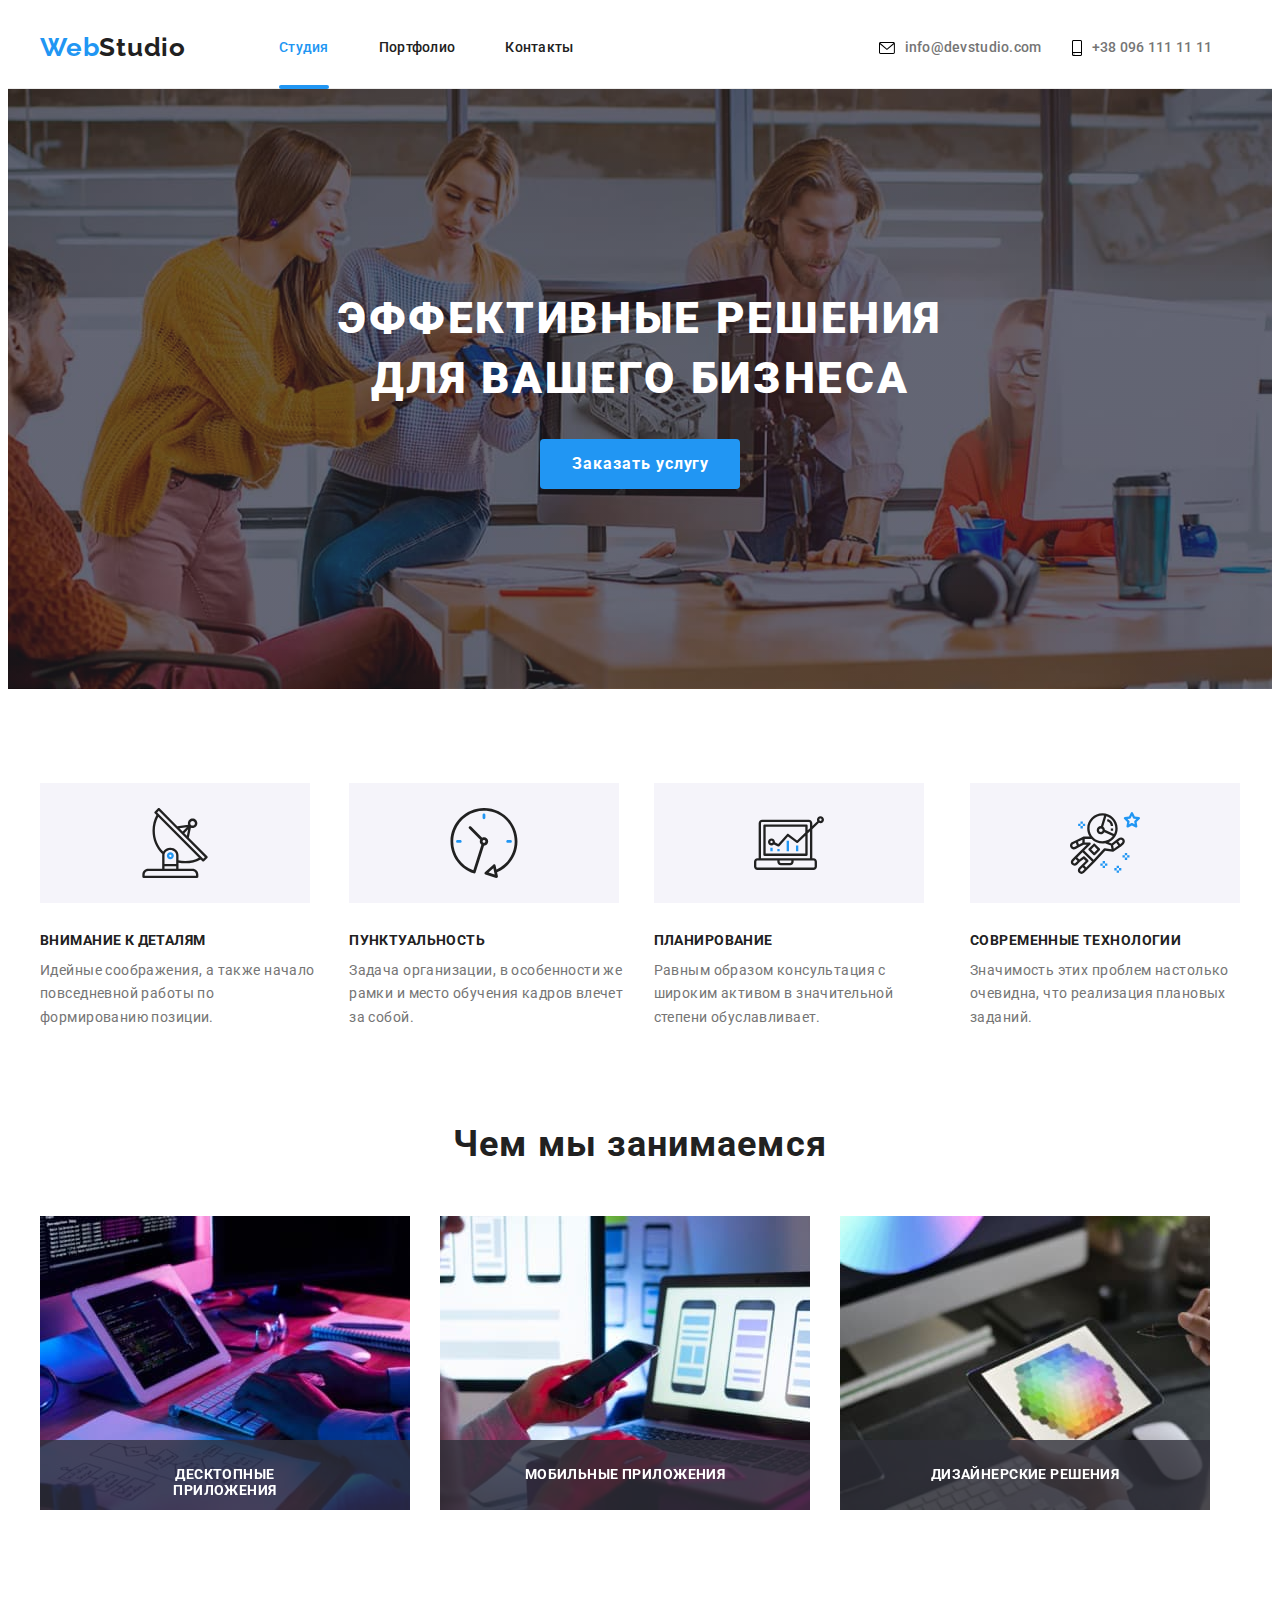
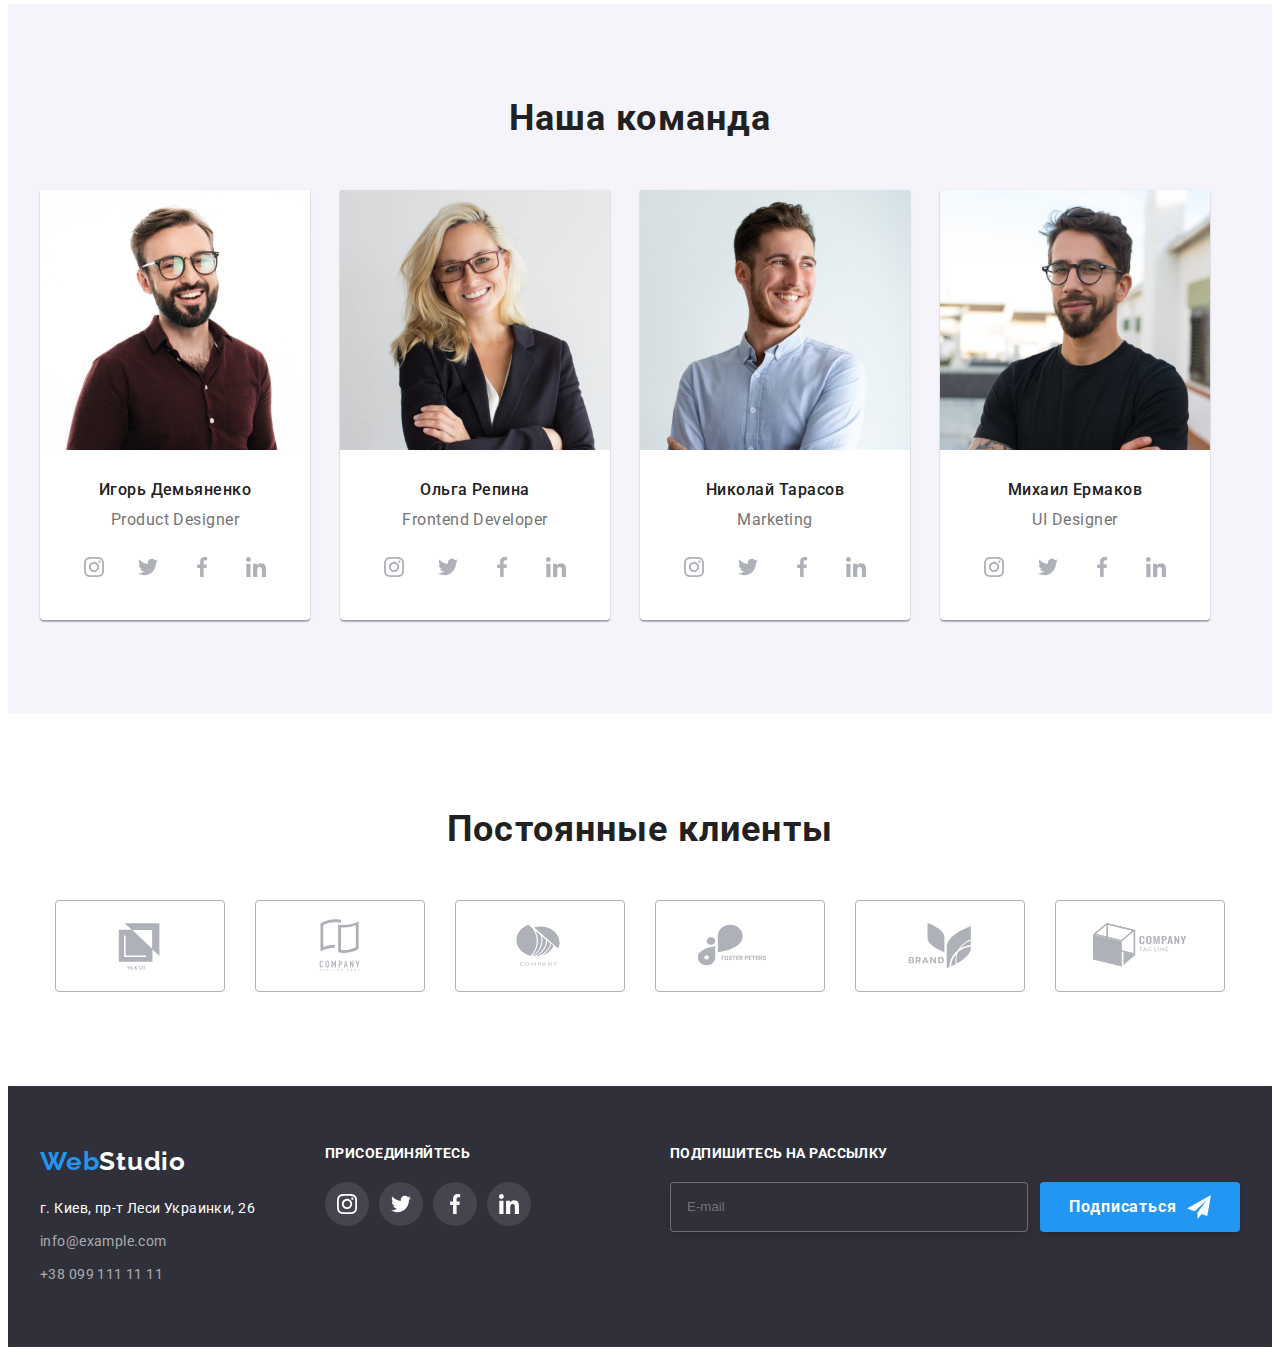
<file: index.html>
<!DOCTYPE html>
<html lang="ru">
  <head>
    <meta charset="UTF-8" />
    <meta http-equiv="X-UA-Compatible" content="IE=edge" />
    <meta name="viewport" content="width=device-width, initial-scale=1.0" />
    <title>WebStudio</title>
    <link rel="preconnect" href="https://fonts.googleapis.com" />
    <link rel="preconnect" href="https://fonts.gstatic.com" crossorigin />
    <link
      href="https://fonts.googleapis.com/css2?family=Raleway:wght@700&family=Roboto:wght@400;500;700;900&display=swap"
      rel="stylesheet"
    />
    <link
      rel="stylesheet"
      href="https://cdnjs.cloudflare.com/ajax/libs/modern-normalize/1.1.0/modern-normalize.min.css"
      integrity="sha512-wpPYUAdjBVSE4KJnH1VR1HeZfpl1ub8YT/NKx4PuQ5NmX2tKuGu6U/JRp5y+Y8XG2tV+wKQpNHVUX03MfMFn9Q=="
      crossorigin="anonymous"
      referrerpolicy="no-referrer"
    />
    <link rel="stylesheet" href="css/styles.css" />
  </head>

  <body>
    <!-- #header-->
    <header class="header2">
      <div class="container container-flax">
        <nav class="header-nav">
          <a class="header-logo" href="./index.html"
            ><span class="header-logo-web">Web</span>Studio</a
          >

          <ul class="header-list1 list">
            <li class="header-item">
              <a href="" class="header-link link active">Студия</a>
            </li>
            <li class="header-item">
              <a href="./portfolio.html" class="header-link link">Портфолио</a>
            </li>
            <li class="header-item">
              <a href="" class="header-link link">Контакты</a>
            </li>
          </ul>
        </nav>

        <ul class="header-list2 list">
          <li class="header-items header-item2 link">
            <a class="header-adres link" href=""
              ><svg class="header-soc-icon" width="16" height="12">
                <use
                  href="./images/symbol-defs2.svg#icon-envelope-1"
                ></use></svg
              >info@devstudio.com</a
            >
          </li>

          <li class="header-items-adres">
            <a class="header-tel link" href="tel:+380961111111">
              <svg class="header-soc-icon" width="10" height="16">
                <use
                  href="./images/symbol-defs2.svg#icon-smartphone-1"
                ></use></svg
              >+38 096 111 11 11</a
            >
          </li>
        </ul>
      </div>
    </header>
    <main>
      <!-- sectio 1 -->
      <section class="hero">
        <div class="container">
          <h1 class="hero-title">Эффективные решения для вашего бизнеса</h1>
          <button data-modal-open type="button" class="hero-btn btn">
            Заказать услугу
          </button>
          <div class="backdrop is-hidden" data-modal>
            <div class="modal">
              <button data-modal-close class="hero-close">
                <svg class="hero-soc-icon" width="30" height="30">
                  <use href="./images/symbol-defs5.svg#icon-modal-1"></use>
                </svg>
              </button>
              <p class="modal-title">Оставьте свои данные, мы вам перезвоним</p>
              <form class="modal-forms">
                <div class="modal-form">
                  <label class="input-text" for="user-name">Имя</label>
                  <div class="input-wrap">
                    <input
                      type="text"
                      name="user-name"
                      class="modal-input"
                      minlength="2"
                      id="user-name"
                    />
                    <svg class="input-icon" width="18" height="18">
                      <use href="./images/symbol-defs6.svg#icon-person"></use>
                    </svg>
                  </div>
                </div>

                <div class="modal-form">
                  <label class="input-text" for="numer-tel">Телефон</label>
                  <div class="input-wrap">
                    <input
                      type="tel"
                      name="numer-tel"
                      class="modal-input"
                      id="numer-tel"
                    />
                    <svg class="input-icon" width="18" height="18">
                      <use href="./images/symbol-defs6.svg#icon-phone"></use>
                    </svg>
                  </div>
                </div>

                <div class="modal-form">
                  <label class="input-text" for="user-email">Почта</label>
                  <div class="input-wrap">
                    <input
                      type="email"
                      name="user-email"
                      class="modal-input"
                      id="user-email"
                    />
                    <svg class="input-icon" width="18" height="18">
                      <use href="./images/symbol-defs6.svg#icon-email"></use>
                    </svg>
                  </div>
                </div>
                <div class="modal-form2">
                  <label class="input-text1" for="user-coment"
                    >Комментарий</label
                  >
                  <textarea
                    placeholder="Введите текст"
                    name="user-coment"
                    class="modal-text"
                    id="user-coment"
                  ></textarea>
                </div>
                <div class="modal-form1">
                  <input
                    type="checkbox"
                    class="modal-check visually-hidden"
                    id="modal-check"
                    name="privacy-check"
                  />
                  <label for="modal-check" class="modal-lable">
                    <span class="modal-span">
                      <svg class="icon-check" width="13" height="10">
                        <use href="./images/symbol-defs8.svg#icon-check2"></use>
                      </svg>
                    </span>
                    Соглашаюсь с рассылкой и принимаю
                    <a href="" class="modal-text-span">Условия договора</a>
                  </label>
                </div>

                <button type="submit" class="modal-btn btn">Отправить</button>
              </form>
            </div>
          </div>
        </div>
      </section>
      <!-- sectio 2 -->
      <section class="about">
        <div class="container">
          <h2 class="about-title title visually-hidden">особенности</h2>

          <ul class="about-list list">
            <li class="about-item">
              <p class="about-soc-link link">
                <svg class="about-soc-icon" width="70" height="70">
                  <use href="./images/symbol-defs3.svg#icon-antenna"></use>
                </svg>
              </p>
              <h3 class="about-title-text">Внимание к деталям</h3>
              <p class="about-item-text">
                Идейные соображения, а также начало повседневной работы по
                формированию позиции.
              </p>
            </li>
            <li class="about-item">
              <p class="about-soc-link link">
                <svg class="about-soc-icon" width="70" height="70">
                  <use href="./images/symbol-defs3.svg#icon-clock"></use>
                </svg>
              </p>
              <h3 class="about-title-text">Пунктуальность</h3>
              <p class="about-item-text">
                Задача организации, в особенности же рамки и место обучения
                кадров влечет за собой.
              </p>
            </li>
            <li class="about-item">
              <p class="about-soc-link link">
                <svg class="about-soc-icon" width="70" height="70">
                  <use href="./images/symbol-defs3.svg#icon-diagram"></use>
                </svg>
              </p>
              <h3 class="about-title-text">Планирование</h3>
              <p class="about-item-text">
                Равным образом консультация с широким активом в значительной
                степени обуславливает.
              </p>
            </li>
            <li class="about-item">
              <p class="about-soc-link link">
                <svg class="about-soc-icon" width="70" height="70">
                  <use href="./images/symbol-defs3.svg#icon-astronaut"></use>
                </svg>
              </p>
              <h3 class="about-title-text">Современные технологии</h3>
              <p class="about-item-text">
                Значимость этих проблем настолько очевидна, что реализация
                плановых заданий.
              </p>
            </li>
          </ul>
        </div>
      </section>
      <!-- sectio 3 -->
      <section class="prices">
        <div class="container">
          <h2 class="prices-title">Чем мы занимаемся</h2>
          <ul class="prices-list list">
            <li class="prices-item">
              <div class="prices-text">
                <p class="prices-item-text">Десктопные приложения</p>
              </div>
              <img
                src="./images/img(1)(1).jpg"
                alt="создания сайта"
                width="370"
                height="294"
              />
            </li>

            <li class="prices-item">
              <div class="prices-text">
                <p class="prices-item-text">Мобильные приложения</p>
              </div>
              <img
                src="./images/img(2)(1).jpg"
                alt="внешний вид сайта"
                width="370"
                height="294"
              />
            </li>

            <li class="prices-item">
              <div class="prices-text">
                <p class="prices-item-text">Дизайнерские решения</p>
              </div>
              <img
                src="./images/img(3)(1).jpg"
                alt="подбор цетов"
                width="370"
                height="294"
              />
            </li>
          </ul>
        </div>
      </section>
      <!-- sectio 4 -->
      <section class="command">
        <div class="container">
          <h2 class="command-title">Наша команда</h2>
          <ul class="command-list list">
            <li class="command-item">
              <img
                class="command-img"
                src="./images/img(4)(1).jpg"
                alt="Product Designer"
                width="270"
                height="260"
              />
              <div class="command-title-item">
                <h3 class="command-title-text">Игорь Демьяненко</h3>
                <p class="command-item-text" lang="en">Product Designer</p>
                <ul class="command-soc-list list">
                  <li class="command-item-soc">
                    <a href="" class="command-soc-link link">
                      <svg class="command-soc-icon" width="20" height="20">
                        <use
                          href="./images/symbol-defs.svg#icon-instagram"
                        ></use>
                      </svg>
                    </a>
                  </li>
                  <li class="command-item-soc">
                    <a href="" class="command-soc-link link">
                      <svg class="command-soc-icon" width="20" height="20">
                        <use href="./images/symbol-defs.svg#icon-twitter"></use>
                      </svg>
                    </a>
                  </li>
                  <li class="command-item-soc">
                    <a href="" class="command-soc-link link">
                      <svg class="command-soc-icon" width="20" height="20">
                        <use
                          href="./images/symbol-defs.svg#icon-facebook"
                        ></use>
                      </svg>
                    </a>
                  </li>
                  <li class="command-item-soc">
                    <a href="" class="command-soc-link link">
                      <svg class="command-soc-icon" width="20" height="20">
                        <use
                          href="./images/symbol-defs.svg#icon-linkedin"
                        ></use>
                      </svg>
                    </a>
                  </li>
                </ul>
              </div>
            </li>
            <li class="command-item">
              <img
                class="command-img"
                src="./images/img(5)(1).jpg"
                alt="Frontend Developer"
                width="270"
                height="260"
              />
              <div class="command-title-item">
                <h3 class="command-title-text">Ольга Репина</h3>
                <p class="command-item-text" lang="en">Frontend Developer</p>
                <ul class="command-soc-list list">
                  <li class="command-item-soc">
                    <a href="" class="command-soc-link link">
                      <svg class="command-soc-icon" width="20" height="20">
                        <use
                          href="./images/symbol-defs.svg#icon-instagram"
                        ></use>
                      </svg>
                    </a>
                  </li>
                  <li class="command-item-soc">
                    <a href="" class="command-soc-link link">
                      <svg class="command-soc-icon" width="20" height="20">
                        <use href="./images/symbol-defs.svg#icon-twitter"></use>
                      </svg>
                    </a>
                  </li>
                  <li class="command-item-soc">
                    <a href="" class="command-soc-link link">
                      <svg class="command-soc-icon" width="20" height="20">
                        <use
                          href="./images/symbol-defs.svg#icon-facebook"
                        ></use>
                      </svg>
                    </a>
                  </li>
                  <li class="command-item-soc">
                    <a href="" class="command-soc-link link">
                      <svg class="command-soc-icon" width="20" height="20">
                        <use
                          href="./images/symbol-defs.svg#icon-linkedin"
                        ></use>
                      </svg>
                    </a>
                  </li>
                </ul>
              </div>
            </li>
            <li class="command-item">
              <img
                class="command-img"
                src="./images/img(6)(1).jpg"
                alt="Marketing"
                width="270"
                height="260"
              />
              <div class="command-title-item">
                <h3 class="command-title-text">Николай Тарасов</h3>
                <p class="command-item-text" lang="en">Marketing</p>
                <ul class="command-soc-list list">
                  <li class="command-item-soc">
                    <a href="" class="command-soc-link link">
                      <svg class="command-soc-icon" width="20" height="20">
                        <use
                          href="./images/symbol-defs.svg#icon-instagram"
                        ></use>
                      </svg>
                    </a>
                  </li>
                  <li class="command-item-soc">
                    <a href="" class="command-soc-link link">
                      <svg class="command-soc-icon" width="20" height="20">
                        <use href="./images/symbol-defs.svg#icon-twitter"></use>
                      </svg>
                    </a>
                  </li>
                  <li class="command-item-soc">
                    <a href="" class="command-soc-link link">
                      <svg class="command-soc-icon" width="20" height="20">
                        <use
                          href="./images/symbol-defs.svg#icon-facebook"
                        ></use>
                      </svg>
                    </a>
                  </li>
                  <li class="command-item-soc">
                    <a href="" class="command-soc-link link">
                      <svg class="command-soc-icon" width="20" height="20">
                        <use
                          href="./images/symbol-defs.svg#icon-linkedin"
                        ></use>
                      </svg>
                    </a>
                  </li>
                </ul>
              </div>
            </li>
            <li class="command-item">
              <img
                class="command-img"
                src="./images/img(7)(1).jpg"
                alt="UI Designerr"
                width="270"
                height="260"
              />
              <div class="command-title-item">
                <h3 class="command-title-text">Михаил Ермаков</h3>
                <p class="command-item-text" lang="en">UI Designer</p>
                <ul class="command-soc-list list">
                  <li class="command-item-soc">
                    <a href="" class="command-soc-link link">
                      <svg class="command-soc-icon" width="20" height="20">
                        <use
                          href="./images/symbol-defs.svg#icon-instagram"
                        ></use>
                      </svg>
                    </a>
                  </li>
                  <li class="command-item-soc">
                    <a href="" class="command-soc-link link">
                      <svg class="command-soc-icon" width="20" height="20">
                        <use href="./images/symbol-defs.svg#icon-twitter"></use>
                      </svg>
                    </a>
                  </li>
                  <li class="command-item-soc">
                    <a href="" class="command-soc-link link">
                      <svg class="command-soc-icon" width="20" height="20">
                        <use
                          href="./images/symbol-defs.svg#icon-facebook"
                        ></use>
                      </svg>
                    </a>
                  </li>
                  <li class="command-item-soc">
                    <a href="" class="command-soc-link link">
                      <svg class="command-soc-icon" width="20" height="20">
                        <use
                          href="./images/symbol-defs.svg#icon-linkedin"
                        ></use>
                      </svg>
                    </a>
                  </li>
                </ul>
              </div>
            </li>
          </ul>
        </div>
      </section>

      <!-- section 5 -->
      <section class="customer">
        <div class="container">
          <h2 class="customer-title">Постоянные клиенты</h2>
          <ul class="customer-list list">
            <li class="customer-soc-item">
              <a href="" class="customer-soc-link link">
                <svg class="customer-soc-icon" width="106" height="60">
                  <use href="./images/symbol-defs4.svg#icon-Logo1"></use>
                </svg>
              </a>
            </li>
            <li class="customer-soc-item">
              <a href="" class="customer-soc-link link">
                <svg class="customer-soc-icon" width="106" height="60">
                  <use href="./images/symbol-defs4.svg#icon-Logo2"></use>
                </svg>
              </a>
            </li>
            <li class="customer-soc-item">
              <a href="" class="customer-soc-link link">
                <svg class="customer-soc-icon" width="106" height="60">
                  <use href="./images/symbol-defs4.svg#icon-Logo3"></use>
                </svg>
              </a>
            </li>
            <li class="customer-soc-item">
              <a href="" class="customer-soc-link link">
                <svg class="customer-soc-icon" width="106" height="60">
                  <use href="./images/symbol-defs4.svg#icon-Logo4"></use>
                </svg>
              </a>
            </li>
            <li class="customer-soc-item">
              <a href="" class="customer-soc-link link">
                <svg class="customer-soc-icon" width="106" height="60">
                  <use href="./images/symbol-defs4.svg#icon-Logo5"></use>
                </svg>
              </a>
            </li>
            <li class="customer-soc-item">
              <a href="" class="customer-soc-link link">
                <svg class="customer-soc-icon" width="106" height="60">
                  <use href="./images/symbol-defs4.svg#icon-Logo6"></use>
                </svg>
              </a>
            </li>
          </ul>
        </div>
      </section>
    </main>
    <!-- footer -->
    <footer class="footer">
      <div class="container footer__container">
        <div class="footer-flax1">
          <a class="footer-logo" href=""
            ><span class="footer-logo-web">Web</span>Studio</a
          >
          <address class="footer-addres">
            <ul class="footer-list list">
              <li class="footer-item">
                <a class="footer-link link" href=""
                  >г. Киев, пр-т Леси Украинки, 26</a
                >
              </li>
              <li class="footer-item">
                <a class="footer-adres link" href="info@example.com"
                  >info@example.com</a
                >
              </li>
              <li class="footer-iten">
                <a class="footer-tel link" href="tel:+380991111111"
                  >+38 099 111 11 11</a
                >
              </li>
            </ul>
          </address>
        </div>

        <div class="footer-flax2">
          <p class="footer-text">присоединяйтесь</p>
          <ul class="footer-list-soc list">
            <li class="footer-item-soc">
              <a href="" class="footer-soc-link link">
                <svg class="footer-soc-icon" width="20" height="20">
                  <use href="./images/symbol-defs.svg#icon-instagram"></use>
                </svg>
              </a>
            </li>
            <li class="footer-item-soc">
              <a href="" class="footer-soc-link link">
                <svg class="footer-soc-icon" width="20" height="20">
                  <use href="./images/symbol-defs.svg#icon-twitter"></use>
                </svg>
              </a>
            </li>
            <li class="footer-item-soc">
              <a href="" class="footer-soc-link link">
                <svg class="footer-soc-icon" width="20" height="20">
                  <use href="./images/symbol-defs.svg#icon-facebook"></use>
                </svg>
              </a>
            </li>
            <li class="footer-item-soc">
              <a href="" class="footer-soc-link link">
                <svg class="footer-soc-icon" width="20" height="20">
                  <use href="./images/symbol-defs.svg#icon-linkedin"></use>
                </svg>
              </a>
            </li>
          </ul>
        </div>
        <div class="footer-flax3">
          <h2 class="footer-text1">Подпишитесь на рассылку</h2>
          <div class="footer-flax4">
            <div class="footer-input-mail">
              <input
                type="email"
                placeholder="E-mail"
                name="user-email1"
                class="modal-footer-input"
                id="user-email1"
              />
            </div>

            <button class="footer-btn btn">
              Подписаться
              <svg class="footer-btn-icon" width="24" height="24">
                <use href="./images/symbol-defs9.svg#icon-icon-send"></use>
              </svg>
            </button>
          </div>
        </div>
      </div>
    </footer>
    <script src="./js/modal.js"></script>
  </body>
</html>
</file>
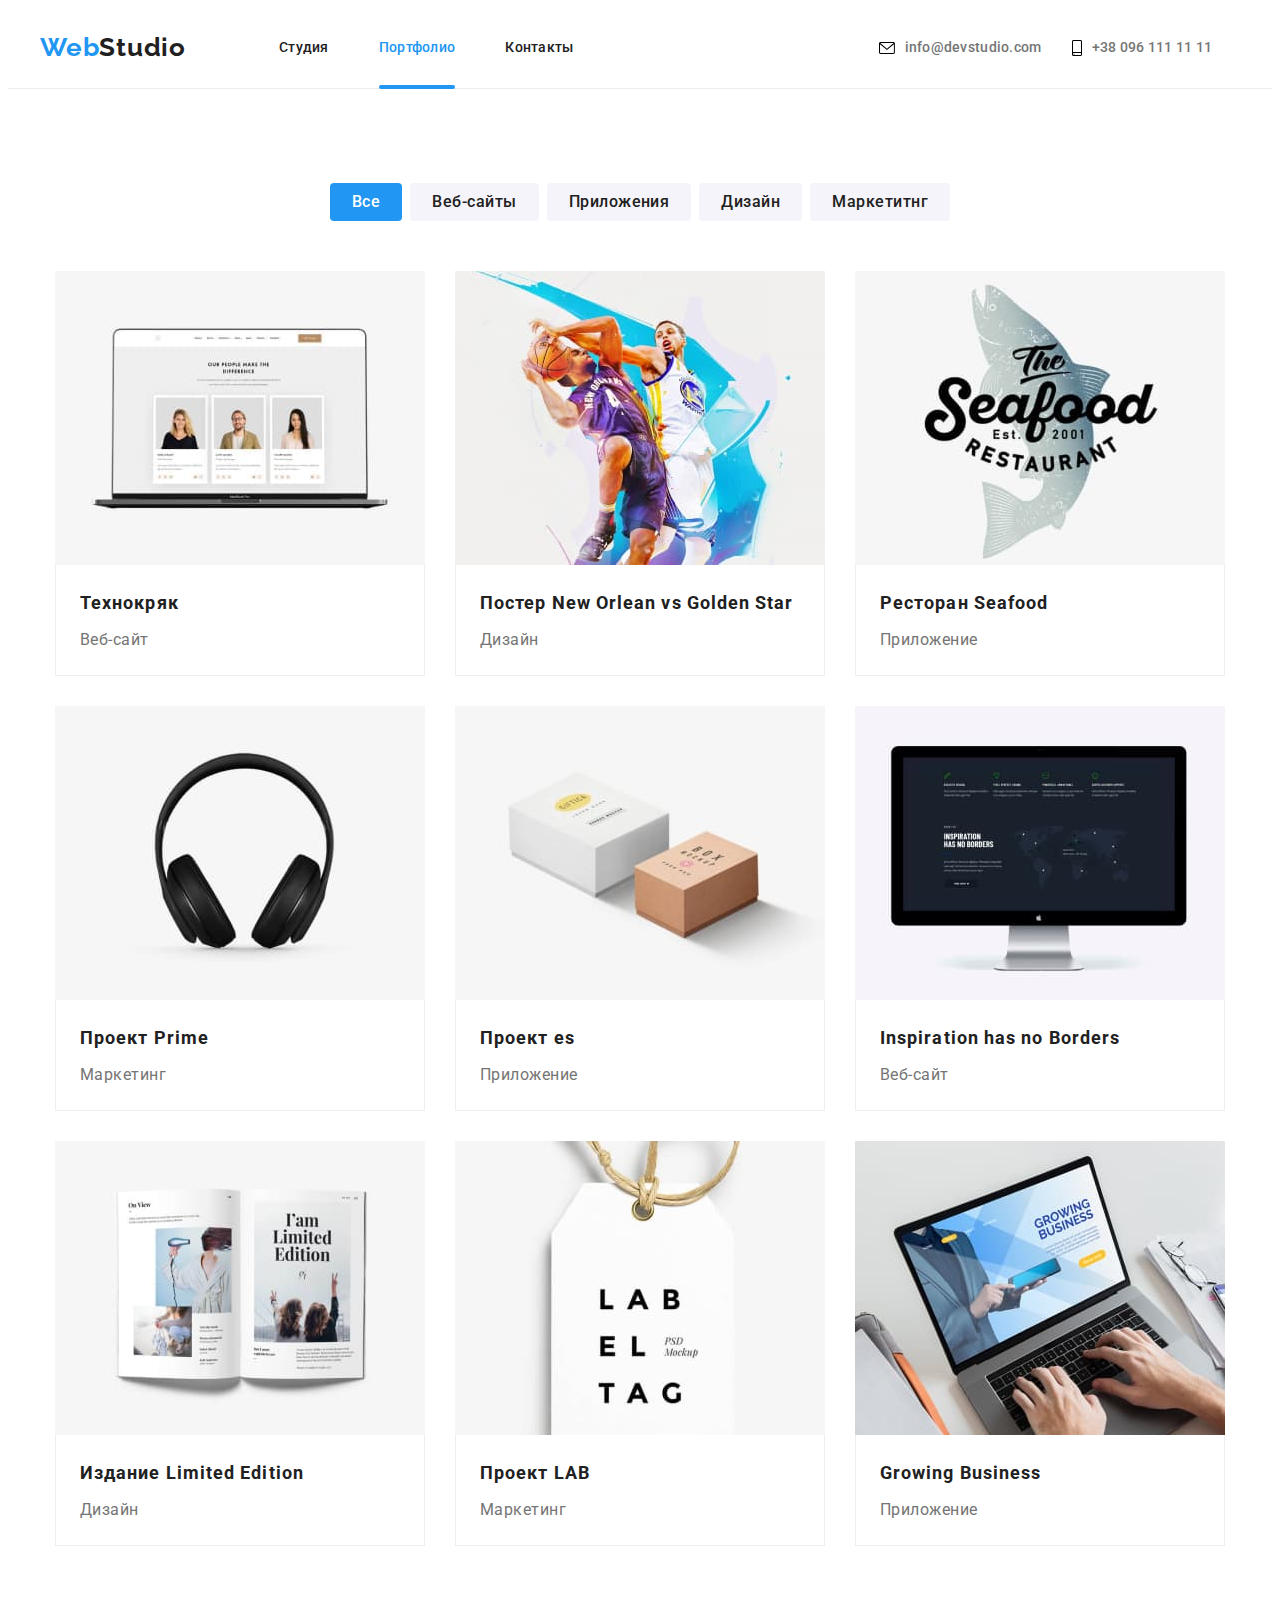
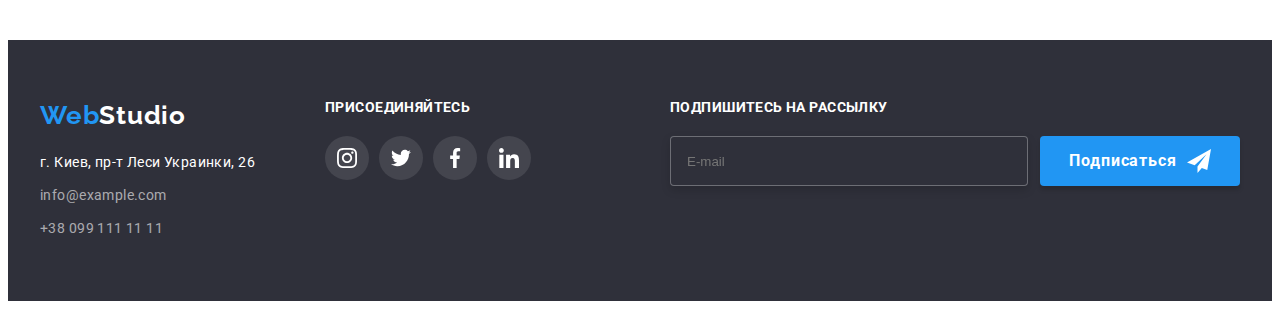
<file: portfolio.html>
<!DOCTYPE html>
<html lang="ru">

<head>
    <meta charset="UTF-8" />
    <meta http-equiv="X-UA-Compatible" content="IE=edge" />
    <meta name="viewport" content="width=device-width, initial-scale=1.0" />
    <title>WebStudio</title>
    <link rel="preconnect" href="https://fonts.googleapis.com">
    <link rel="preconnect" href="https://fonts.gstatic.com" crossorigin>
    <link
        href="https://fonts.googleapis.com/css2?family=Raleway:wght@700&family=Roboto:wght@400;500;700;900&display=swap"
        rel="stylesheet">
        <link rel="stylesheet" href="https://cdnjs.cloudflare.com/ajax/libs/modern-normalize/1.1.0/modern-normalize.min.css"
            integrity="sha512-wpPYUAdjBVSE4KJnH1VR1HeZfpl1ub8YT/NKx4PuQ5NmX2tKuGu6U/JRp5y+Y8XG2tV+wKQpNHVUX03MfMFn9Q=="
            crossorigin="anonymous" referrerpolicy="no-referrer" />
         <link rel="stylesheet" href="css/styles.css">
</head>
    <!-- #header-->
    <header class="header">
        
        <div class="container header-boreder-line container-flax">
            
        <nav class="header-nav">
            <a class="header-logo" href="./index.html"><span class="header-logo-web">Web</span>Studio</a>
    
            <ul class="header-list1 list">
                
                <li class="header-item"><a href="./index.html" class="header-link link">Студия</a></li>
                <li class="header-item"><a href="" class="header-link link active">Портфолио</a></li>
                <li class="header-item"><a href="" class="header-link link">Контакты</a></li>                            
            </ul>
        </nav>
        <ul class="header-list2 list">
            <li class="header-items header-item2 link"><a class="header-adres link" href=""><svg class="header-soc-icon" width="16" height="12">
                        <use href="./images/symbol-defs2.svg#icon-envelope-1"></use>
                    </svg>info@devstudio.com</a>
            </li>
            
            <li class="header-items-adres"><a class="header-tel link" href="tel:+380961111111"> <svg class="header-soc-icon"
                        width="10" height="16">
                        <use href="./images/symbol-defs2.svg#icon-smartphone-1"></use>
                    </svg>+38 096 111 11 11</a></li>
        </ul>
        
        </div>
    </header>
    <main>
        <!-- sectio 1 -->

        <section class="portfolio">
            <div class="container">
            <h1 class="visually-hidden">вкладки</h1>
            <ul class="hero1-list1 list">
            
            <li class="hero1-item"><button type="button" class="hero1-btn btn1">Все</button></li>
            <li class="hero1-item"><button type="button" class="hero1-btn btn2">Веб-сайты</Button></li>
            <li class="hero1-item"><button type="button" class="hero1-btn btn3">Приложения</Button></li>
            <li class="hero1-item"><button type="button" class="hero1-btn btn4">Дизайн</Button></li>
            <li class="hero1-item"><button type="button" class="hero1-btn btn5">Маркетитнг</Button></li>
            </ul>

                
                <ul class="hero1-list list">
                    
                    
                <li class="portfolio-item">
                    <a href="" class="portfolio-link">
                    
                        <div class="hero1-anim">  
                    <img class="portfolio-img" src="images/img999.jpg" alt="Веб-сайт" width="370" height="294" />
                    <div class="hero1-overlay">
                        <p class="hero1-anim-text">Ресурс предлагает комплексные предложения с разным уровнем функционала и сервисов. Все это
                                                    позволит посетителю получить
                                                    исчерпывающие сведения о компании или частном лице.</p>
                    </div>
                    </div>
                    <div class="portfolio-title-item">
                    <h2 class="portfolio-title ">Технокряк</h2>
                    <p class="portfolio-item-text ">Веб-сайт</p>
                   
                </div>
                    
                    </a>
                    
                </li>
                 <li class="portfolio-item">
                    <a href="" class="portfolio-link">
                        <div class="hero1-anim">
                    <img class="portfolio-img" src="images/img111.jpg" alt="Постер" width="370" height="294" />
                    <div class="hero1-overlay">
                        <p class="hero1-anim-text">Ресурс предлагает комплексные предложения с разным уровнем функционала и сервисов. Все
                            это
                            позволит посетителю получить
                            исчерпывающие сведения о компании или частном лице.</p>
                    </div>
                    </div>
                    <div class="portfolio-title-item">
                    <h2 class="portfolio-title ">Постер <span lang="en">New Orlean vs Golden Star</span></h2>
                    <p class="portfolio-item-text ">Дизайн</p>
                    </div>
                    </a>
                </li>
                <li class="portfolio-item">
                    <a href="" class="portfolio-link">
                        <div class="hero1-anim">
                    <img class="portfolio-img" src="images/img222.jpg" alt="ресторан" width="370" height="294" />
                    <div class="hero1-overlay">
                        <p class="hero1-anim-text">Ресурс предлагает комплексные предложения с разным уровнем функционала и сервисов. Все
                            это
                            позволит посетителю получить
                            исчерпывающие сведения о компании или частном лице.</p>
                    </div>
                    </div>
                    <div class="portfolio-title-item">
                    <h2 class="portfolio-title  ">Ресторан <span lang="en">Seafood</span></h2>
                    <p class="portfolio-item-text  ">Приложение</p>
                    </div>
                    </a>
                </li>
                
                <li class="portfolio-item">
                    <a href="" class="portfolio-link">
                        <div class="hero1-anim">
                    <img class="portfolio-img" src="images/img333.jpg" alt="наушники" width="370" height="294" />
                    <div class="hero1-overlay">
                        <p class="hero1-anim-text">Ресурс предлагает комплексные предложения с разным уровнем функционала и сервисов. Все
                            это
                            позволит посетителю получить
                            исчерпывающие сведения о компании или частном лице.</p>
                    </div>
                </div>
                    <div class="portfolio-title-item">
                    <h2 class="portfolio-title ">Проект <span lang="en">Prime</span></h2>
                    <p class="portfolio-item-text ">Маркетинг</p>
                    </div>
                    </a>
                </li>
                <li class="portfolio-item">
                    <a href="" class="portfolio-link">
                        <div class="hero1-anim">
                    <img class="portfolio-img" src="images/img444.jpg" alt="коробки" width="370" height="294" />
                    <div class="hero1-overlay">
                        <p class="hero1-anim-text">Ресурс предлагает комплексные предложения с разным уровнем функционала и сервисов. Все
                            это
                            позволит посетителю получить
                            исчерпывающие сведения о компании или частном лице.</p>
                    </div>
                    </div>
                    <div class="portfolio-title-item">
                    <h2 class="portfolio-title ">Проект <span lang="en">es</span></h2>
                    <p class="portfolio-item-text ">Приложение</p>
                    </div>
                    </a>
                </li>
                <li class="portfolio-item">
                    <a href="" class="portfolio-link">
                        <div class="hero1-anim">
                    <img class="portfolio-img" src="images/img555.jpg" alt="веб-сайт2" width="370" height="294" />
                    <div class="hero1-overlay">
                        <p class="hero1-anim-text">Ресурс предлагает комплексные предложения с разным уровнем функционала и сервисов. Все
                            это
                            позволит посетителю получить
                            исчерпывающие сведения о компании или частном лице.</p>
                    </div>
                    </div>
                    <div class="portfolio-title-item">
                    <h2 class="portfolio-title "><span lang="en">Inspiration has no Borders</span></h2>
                    <p class="portfolio-item-text ">Веб-сайт</p>
                    </div>
                    </a>
                </li>
                <li class="portfolio-item">
                    <a href="" class="portfolio-link">
                        <div class="hero1-anim">
                    <img class="portfolio-img" src="images/img666.jpg" alt="издание" width="370" height="294" />
                    <div class="hero1-overlay">
                        <p class="hero1-anim-text">Ресурс предлагает комплексные предложения с разным уровнем функционала и сервисов. Все
                            это
                            позволит посетителю получить
                            исчерпывающие сведения о компании или частном лице.</p>
                    </div>
                    </div>
                    <div class="portfolio-title-item">
                    <h2 class="portfolio-title ">Издание <span lang="en">Limited Edition</span></h2>
                    <p class="portfolio-item-text ">Дизайн</p>
                    </div>
                    </a>
                </li>
                <li class="portfolio-item">
                    <a href="" class="portfolio-link">
                        <div class="hero1-anim">
                    <img class="portfolio-img" src="images/img777.jpg" alt="проект лаб" width="370" height="294" />
                    <div class="hero1-overlay">
                        <p class="hero1-anim-text">Ресурс предлагает комплексные предложения с разным уровнем функционала и сервисов. Все
                            это
                            позволит посетителю получить
                            исчерпывающие сведения о компании или частном лице.</p>
                    </div>
                    </div>
                    <div class="portfolio-title-item">
                    <h2 class="portfolio-title ">Проект <span lang="en">LAB</span></h2>
                    <p class="portfolio-item-text ">Маркетинг</p>
                    </div>
                    </a>
                </li>
                <li class="portfolio-item">
                    <a href="" class="portfolio-link">
                        <div class="hero1-anim">
                    <img class="portfolio-img" src="images/img888.jpg" alt="Приложение" width="370" height="294" />
                    <div class="hero1-overlay">
                        <p class="hero1-anim-text">Ресурс предлагает комплексные предложения с разным уровнем функционала и сервисов. Все
                            это
                            позволит посетителю получить
                            исчерпывающие сведения о компании или частном лице.</p>
                    </div>
                    </div>
                    <div class="portfolio-title-item">
                    <h2 class="portfolio-title "><span lang="en">Growing Business</span></h2>
                    <p class="portfolio-item-text ">Приложение</p>
                    </div>
                    </a>
                </li>
                

            </ul>
            
        </div>
        </section>
    </main>
    <!-- footer -->
<footer class="footer">
    <div class="container footer__container">

        <div class="footer-flax1">
            <a class="footer-logo" href=""><span class="footer-logo-web">Web</span>Studio</a>
            <address class="footer-addres">
                <ul class="footer-list list">
                    <li class="footer-item"><a class="footer-link link" href="">г. Киев, пр-т Леси Украинки, 26</a></li>
                    <li class="footer-item"><a class="footer-adres link" href="info@example.com">info@example.com</a>
                    </li>
                    <li class="footer-iten"><a class="footer-tel link" href="tel:+380991111111">+38 099 111 11 11</a>
                    </li>
                </ul>
            </address>
        </div>

        <div class="footer-flax2">
            <p class="footer-text">присоединяйтесь</p>
            <ul class="footer-list-soc list">
                <li class="footer-item-soc">
                    <a href="" class="footer-soc-link link">
                        <svg class="footer-soc-icon" width="20" height="20">
                            <use href="./images/symbol-defs.svg#icon-instagram"></use>
                        </svg>
                    </a>
                </li>
                <li class="footer-item-soc">
                    <a href="" class="footer-soc-link link">
                        <svg class="footer-soc-icon" width="20" height="20">
                            <use href="./images/symbol-defs.svg#icon-twitter"></use>
                        </svg>
                    </a>
                </li>
                <li class="footer-item-soc">
                    <a href="" class="footer-soc-link link">
                        <svg class="footer-soc-icon" width="20" height="20">
                            <use href="./images/symbol-defs.svg#icon-facebook"></use>
                        </svg>
                    </a>
                </li>
                <li class="footer-item-soc">
                    <a href="" class="footer-soc-link link">
                        <svg class="footer-soc-icon" width="20" height="20">
                            <use href="./images/symbol-defs.svg#icon-linkedin"></use>
                        </svg>
                    </a>
                </li>

            </ul>
        </div>
        <div class="footer-flax3">
            <h2 class="footer-text1">Подпишитесь на рассылку</h2>
            <div class="footer-flax4">
                <div class="footer-input-mail">
                    <input type="email" placeholder="E-mail" name="user-email1" class="modal-footer-input"
                        id="user-email1">
                </div>

                <button class="footer-btn btn">Подписаться <svg class="footer-btn-icon" width="24" height="24">
                        <use href="./images/symbol-defs9.svg#icon-icon-send"></use>
                    </svg></button>
            </div>
        </div>
    </div>
</footer>
<script src="./js/modal.js"></script>
</body>

</html>
</file>
<file: css/styles.css>
:root {
  --header-color: #212121;
  --first-title-color: #212121;
  --second-title-color: #757575;
  --first-btn-color: #ffffff;
  --accent-color: #2196f3;
  --backg-color: #e5e5e5;
  --backg-color2: #F5F4FA;
  --hero-color: #2f303a;
  --timing-funtion:cubic-bezier(0.4, 0, 0.2, 1)
}

p,h1,h2,h3,h4,h5,h6{
  margin: 0;
}
img{
  display: block;
}
ul,ol{
  margin: 0;
  padding-left: 0;
}

body {
  font-family: "Roboto", sans-serif;
  background-color: var(--first-btn-color);
  color: var(--second-title-color);
  letter-spacing: 0.03em;
}
.list,
.link {
  list-style: none;
  text-decoration: none;
}
.container{
  width: 1200px;
  padding-left: 15px;
  padding-right: 15px;
  margin: 0 auto;
  
  
}
:active,
:hover,
:focus {
  outline-offset: 0;
}

                                                             /* HEADER */

.header {
  background-color: var(--first-btn-color);
border-bottom: 1px solid #ECECEC;








}
.header2 {
  background-color: var(--first-btn-color);
  border-bottom: 1px solid #ECECEC;
  


  
}

.header-soc-icon{
  margin-right: 10px;
  transition-timing-function: var(--timing-funtion);
  transition-duration: 250ms;
  transition-property: fill ;
  
}
.header-soc-icon:hover{
 fill: var(--accent-color);
transition-timing-function: var(--timing-funtion);
transition-duration: 250ms;
transition-property: fill;
}
.header-soc-icon:focus {
  fill: var(--accent-color);
  transition-timing-function: var(--timing-funtion);
  transition-duration: 250ms;
  transition-property: fill;
}



.header-adres{
  display: flex;
  padding-top: 32px;
  padding-bottom: 32px;
}
.header-items-adres{
  display: flex;
  align-items: center;
  justify-content: center;
  
}




  

.header-soc-link1 {
  width: 16px;
  height: 12px;
  display: flex;
  align-items: center;
  justify-content: center;
  margin-right: 10px;
}
.header-soc-link2{
    width: 10px;
    height: 16px;
    display: flex;
    align-items: center;
    justify-content: center;
    margin-right: 10px;

}
.header-soc-link1:hover{
  fill: var(--accent-color);
  transition-timing-function: var(--timing-funtion);
  transition-duration: 250ms;
  transition-property: color ;
}
.header-adres:hover svg {
  fill: var(--accent-color);
  transition-timing-function: var(--timing-funtion);
  transition-duration: 250ms;
  transition-property: fill ;
}
.header-adres:focus svg {
  fill: var(--accent-color);
  transition-timing-function: var(--timing-funtion);
  transition-duration: 250ms;
  transition-property: fill ;
}
.container-flax,
.header-nav,
.header-list1,
.header-list2{
  display: flex;
  
}
.header-tel{
  padding-bottom: 32px;
  padding-top: 32px;
}
.header-tel:hover svg{
  fill: var(--accent-color);
  transition-timing-function: var(--timing-funtion);
  transition-duration: 250ms;
  transition-property: fill ;
}
.header-tel:focus svg {
  fill: var(--accent-color);
  transition-timing-function: var(--timing-funtion);
  transition-duration: 250ms;
  transition-property: fill ;
}
.header-item:first-child{
  margin-left: 0;
}
.header-item{
  margin-left: 50px; 
  
  
}

  .header-link.active::after {
    
    content: '';
    position: absolute;
    bottom: -1px;
    left: 0;
    width: 100%;
    height: 4px;
    background: #2196F3;
    border-radius: 2px;
    display: block;
   
    
  }


.header-item2{
  margin-right: 30px;
}

.header-list1 {
 
  margin-left: 93px;
}
.header-list2{
  margin-left: 305px;
  align-items: center;
  justify-content: center;
}



.header-nav {
  align-items: center;
}



.header-logo{
  font-family: 'Raleway', sans-serif;
  font-style: normal;
  font-weight: 700;
  font-size: 26px;
  line-height:1.19;
  letter-spacing: 0.03em;
  color: var(--first-title-color);
  text-decoration: none;
  padding-top: 24px;
  padding-bottom: 25px;
}


.header-logo-web{
  font-family: 'Raleway',sans-serif;
  font-style: normal;
  font-weight: 700;
  font-size: 26px;
  line-height: 1.19;
  letter-spacing: 0.03em;
  color: var(--accent-color);
}
.link {
  text-decoration: none;
  
}

.visually-hidden {
  position: absolute;
  white-space: nowrap;
  width: 1px;
  height: 1px;
  overflow: hidden;
  border: 0;
  padding: 0;
  clip: rect(0 0 0 0);
  clip-path: inset(50%);
  margin: -1px;
}


.header-link {
  font-weight: 500;
  font-size: 14px;
  line-height:1.14;
  letter-spacing: 0.02em;
  color: var(--header-color);
  display: block;
  transition-timing-function: var(--timing-funtion);
  transition-duration: 250ms;
  transition-property: color ;
  
  
  
}

.header-link{
  padding-top: 32px;
  padding-bottom: 32px;
  display: block;
  position: relative;
transition-timing-function: var(--timing-funtion);
transition-duration: 250ms;
transition-property: color ;
}
.header-link:hover,
.header-link:focus,
.header-link.active
{
  color: var(--accent-color);
  transition-timing-function: var(--timing-funtion);
  transition-duration: 250ms;
  transition-property: color ;
}
.header-tel, .header-adres {
  font-weight: 500;
  font-size: 14px;
  line-height:1.14;
  letter-spacing: 0.02em;
  color: var(--second-title-color);
  display: flex;
  align-items: center;
  justify-content: center;
transition-timing-function: var(--timing-funtion);
transition-duration: 250ms;
transition-property: color;
}

.header-adres:hover,
.header-adres:focus{
  color: var(--accent-color);
  transition-timing-function: var(--timing-funtion);
  transition-duration: 250ms;
  transition-property: color ;
  
  
}

.header-tel:hover,
.header-tel:focus {
  color: var(--accent-color);
  transition-timing-function: var(--timing-funtion);
  transition-duration: 250ms;
  transition-property: color ;

}
                                                            /* HERO */
.hero {
  background-color: var(--hero-color);
 padding: 200px 0px;

 
}




.backdrop{
  position: fixed;
  width: 100%;
  height: 100%;
  left: 0;
  top: 0;
  
  background: rgba(0, 0, 0, 0.2);
  opacity: 1;
  transition: opacity 250ms var(--timing-funtion);

  

 
}
.backdrop.is-hidden{
  opacity: 0;
  pointer-events: none;
  
}
.backdrop.is-hidden .modal{
  transform: translate(-50%, -50%) scale(2);

}
.input-text{
  display: block;
  width: 25px;
  height: 14px;
  
  font-family: 'Roboto';
  font-style: normal;
  font-weight: 400;
  font-size: 12px;
  line-height: 1.17;

  letter-spacing: 0.01em;
  margin-bottom: 4px;
  
  color: var(--second-title-color);
}
.modal-text::placeholder{
  font-family: 'Roboto';
  font-style: normal;
  font-weight: 400;
  font-size: 14px;
  line-height: 1.17;
  letter-spacing: 0.01em;
  
  color: rgba(117, 117, 117, 0.5);
}
.modal-box{
  border: none;
}
.modal-text-span{
  color: var(--accent-color);
  
  
}


.modal-text-span{
  position: relative;
  margin-left: 3px;
}

.modal-lable .modal-span{
content: '';
width: 16px;
height: 15px;
border: 2px solid var(--first-title-color);
border-radius: 2px;
margin-right: 7px;
transition-timing-function: var(--timing-funtion);
transition-duration: 250ms;
transition-property: border-color, background-color;
}




.modal-lable {
  height: 24px;
  font-family: 'Roboto';
  font-style: normal;
  font-weight: 400;
  font-size: 14px;
  line-height: 1.71;
  letter-spacing: 0.03em;
  color: var(--second-title-color);
  display: flex;
  align-items: center;
  justify-content: center;
    transition-timing-function: var(--timing-funtion);
    transition-duration: 250ms;
    transition-property: fill;
}

.icon-check{
 
  display: flex;
  justify-content: center;
  align-items: center;
  transition-timing-function: var(--timing-funtion);
  transition-duration: 250ms;
  transition-property: fill;
 
}
.footer-input-mail{
  margin-right: 12px; 
}


.modal-check:hover+.modal-lable .modal-span {
  border-color: var(--accent-color);
  transition-timing-function: var(--timing-funtion);
  transition-duration: 250ms;
  transition-property: border-color, background-color;
}
  .modal-check:focus+.modal-lable .modal-span {
    border-color: var(--accent-color);
    transition-timing-function: var(--timing-funtion);
    transition-duration: 250ms;
    transition-property: border-color, background-color;
  }



.modal-check:checked + .modal-lable .modal-span{
  background-color: var(--accent-color);
  border-color: var(--accent-color);
  transition-timing-function: var(--timing-funtion);
  transition-duration: 250ms;
  transition-property: border-color,background-color;
}
.modal-check:checked + .modal-lable + .icon-check{
  fill: var(--accent-color);
  display: flex;
  align-items: center;
  justify-content: center;
  transition-timing-function: var(--timing-funtion);
  transition-duration: 250ms;
  transition-property: fill;
 
}
.modal-form1 {
  display: flex;
  justify-content: center;
  align-items: center;
  margin-bottom: 30px;
}

.input-text1{
  display: block;
  width: 80px;
  height: 14px;
  margin-bottom: 4px;
  
  
  font-family: 'Roboto';
  font-style: normal;
  font-weight: 400;
  font-size: 12px;
  line-height: 1.17;
  
  letter-spacing: 0.01em;
  transition-timing-function: var(--timing-funtion);
  transition-duration: 250ms;
  transition-property: border-color;
}
.modal-text:hover{
  border-color: var(--accent-color);
  transition-timing-function: var(--timing-funtion);
  transition-duration: 250ms;
  transition-property: border-color;
}
.modal-text:focus {
  border-color: var(--accent-color);
  transition-timing-function: var(--timing-funtion);
  transition-duration: 250ms;
  transition-property: border-color;
}
.modal-text{
  outline: transparent;
  color: var(--second-title-color);
  width: 448px;
  height: 120px; 
  border: 1px solid rgba(33, 33, 33, 0.2);
  box-sizing: border-box;
  border-radius: 4px;
  padding: 12px 16px;
  resize: none; 
  transition-timing-function: var(--timing-funtion);
  transition-duration: 250ms;
  transition-property: border-color;
}

.modal-form{
margin-bottom: 10px;
}
.modal-form2{
  margin-bottom: 20px;
}

.modal-input{
  outline: transparent;
  width: 100%;
  height: 40px;  
  border: 1px solid rgba(33, 33, 33, 0.2);
  box-sizing: border-box;
  border-radius: 4px;
  background-color: transparent;
  padding-left: 42px;
  transition-timing-function: var(--timing-funtion);
  transition-duration: 250ms;
  transition-property: border-color;
  
    
}
.modal-input:hover{
  border-color: var(--accent-color);
  transition-timing-function: var(--timing-funtion);
  transition-duration: 250ms;
  transition-property: border-color;
  cursor: pointer;
}
.modal-input:focus {
  border-color: var(--accent-color);
  transition-timing-function: var(--timing-funtion);
  transition-duration: 250ms;
  transition-property: border-color;
  cursor: pointer;
}

.modal-input:hover + .input-icon{
  fill: var(--accent-color);
  transition-timing-function: var(--timing-funtion);
  transition-duration: 250ms;
  transition-property: fill;
  cursor: pointer;
}
.modal-input:focus+.input-icon {
  fill: var(--accent-color);
  transition-timing-function: var(--timing-funtion);
  transition-duration: 250ms;
  transition-property: fill;
  cursor: pointer;
}



.modal-btn{
  width: 200px;
  height: 50px;
  font-family: 'Roboto';
  font-style: normal;
  font-weight: 700;
  font-size: 16px;
  line-height: 1.88; 
  letter-spacing: 0.06em;
  background: var(--accent-color); 
  color: var(--first-btn-color);
  display: flex;
  align-items: center;
  justify-content: center;
   margin-left: 124px;
  box-shadow: 0px 4px 4px rgba(0, 0, 0, 0.15);
  border-radius: 4px;
  cursor: pointer;
  border: none;
}
.input-wrap{
  position: relative;
}
.input-icon{
  position: absolute;
  left: 15px;
  top: 50%;
  transform: translateY(-50%);
  transition-timing-function: var(--timing-funtion);
  transition-duration: 250ms;
  transition-property: fill;
}
.modal-title{
 
  width: 448px;
  height: 23px;
  
  
  font-family: 'Roboto';
  font-style: normal;
  font-weight: 700;
  font-size: 20px;
  line-height: 1.15;
  text-align: center;
  letter-spacing: 0.03em;
  
  color: var(--first-title-color);
  margin-bottom: 12px;  
}
.modal{
  background: var(--first-btn-color);
position: absolute;
width: 528px;
height: 581px;
left: 50%;
top: 50%;
padding: 40px;


background: var(--first-btn-color);
box-shadow: 0px 1px 3px rgba(0, 0, 0, 0.12),
0px 1px 1px rgba(0, 0, 0, 0.14),
0px 2px 1px rgba(0, 0, 0, 0.2);
border-radius: 4px;
  transform: translate(-50%, -50%) scale(1);
  transition: transform 250ms var(--timing-funtion);
  
}

.hero-close{
  outline: transparent;
  display: flex;
  position: absolute;
  width: 30px;
  height: 30px;
  left: 490px;
  top: 8px;
  border: 1px solid rgba(0, 0, 0, 0.1);
  box-sizing: border-box;
  border-radius: 50%;
  background: #FFFFFF;
  cursor: pointer;
  transition-timing-function: var(--timing-funtion);
  transition-duration: 250ms;
  transition-property: fill;

}
.hero-close:hover .hero-soc-icon{
  fill: var(--accent-color);
 
 
}
.hero-close:focus .hero-soc-icon {
  fill: var(--accent-color);
 
}
.hero-soc-icon:hover {
  fill: var(--accent-color);
  transition-timing-function: var(--timing-funtion);
  transition-duration: 250ms;
  transition-property: fill;
}
.hero-soc-icon:focus {
  fill: var(--accent-color);
  transition-timing-function: var(--timing-funtion);
  transition-duration: 250ms;
  transition-property: fill;
}
.hero-soc-icon {
  display: flex;
  justify-content: center;
  align-items: center;
  transition-timing-function: var(--timing-funtion);
  transition-duration: 250ms;
  transition-property: fill;
}

.hero-link{
display: flex;
}





.hero{
  max-width: 1600px;
  margin: 0 auto;
  background-image: linear-gradient(to right,
  rgba(47, 48, 58, 0.4),
  rgba(47, 48, 58, 0.4)),  
 url(../images/backgroundhero.jpg);
 background-repeat: no-repeat;
 background-position: center;
 background-size: cover;

}




  
.hero-title{
  font-weight: 900;
  font-size: 44px;
  line-height:1.36;
  text-align: center;
  letter-spacing: 0.06em;
  text-transform: uppercase;
  color: var(--first-btn-color);
  max-width: 696px;
  align-items: center;
  margin: auto;
  margin-bottom: 30px;
  
}
.hero-btn {
  background-color: var(--accent-color);
  font-family: inherit;
  font-weight: 700;
  font-size: 16px;
  line-height:1.87;
  text-align: center;
  letter-spacing: 0.06em;
  color: var(--first-btn-color);
  border-radius: 4px;
  max-width: 200px;
  max-height: 50px;
  border: 0;
  display: flex;
  cursor: pointer;
  margin: auto;
  padding: 10px 32px;
  align-items: center;
  white-space: nowrap;

}


                                                            /* ABOUT */
.about{
  margin: 0 auto;
  background-color: var(--first-btn-color);
  padding: 94px 0px;
}

.about-title-text{
  font-weight: 700;
  font-size: 14px;
  line-height:1.14;
  letter-spacing: 0.03em;
  text-transform: uppercase;
  color: var(--first-title-color);
  margin-bottom: 10px;

}

.about-item:first-child{
  margin-left: 0;
}
  .about-item{
    margin-left: 30px;
    min-width: 270px;
  }
.about-list{
  display: flex;
}
.about-item-text{
  font-weight: 400;
  font-size: 14px;
  line-height:1.71;
  letter-spacing: 0.03em;
  color: var(--second-title-color);
}
.about-soc-link{
  width: 270px;
  height: 120px;
 background-color:#F5F4FA; 
 display: flex;
 align-items: center;
 justify-content: center;
 margin-bottom: 30px;
}
  





                                                            /* PRICES */
.prices{
  background-color:var(--first-btn-color );
padding: 0px 0px 94px 0px;
}
.prices-title{
  font-weight: 700;
  font-size: 36px;
  line-height:1.16;
  text-align: center;
  letter-spacing: 0.03em;
  color: var(--first-title-color);
  margin-bottom: 50px;
}
.prices-list{
  display: flex;
  min-width: 100%;
  height: auto;
}
.prices-item{
margin-right: 30px;
display: flex;
align-items: flex-end;
}
.prices-item:last-child{
  margin-right: 0;
}
.prices-item-text{
  font-family: 'Roboto';
  font-style: normal;
  font-weight: 700;
  font-size: 14px;
  line-height: 1.14;
  text-align: center;
  letter-spacing: 0.03em;
  text-transform: uppercase;
  text-decoration: none;

  
  color: #FFFFFF;
}
.prices-item-text{
  width: 205px;
  height: 16px;
  
  

 

}
.prices-text{
  position: absolute;
  width: 370px;
  height: 70px;
  display: flex;
  align-items: center;
  justify-content: center;
  background-color: rgba(47, 48, 58, 0.8);

 
  
 
}

                                                            /* COMMAND */
                                                       
.command {
  margin: 0 auto;
  background-color: var(--backg-color2);
padding: 94px 0px;
  padding-top: 94px;
  padding-bottom: 94px;
}
.command-item-soc{
  margin-right: 10px;
  transition-timing-function: var(--timing-funtion);
  transition-duration: 250ms;
  transition-property: fill;

}
.command-soc-link:hover,
.command-soc-link:focus {
  background-color: var(--accent-color);
  transition-timing-function: var(--timing-funtion);
  transition-duration: 250ms;
  transition-property: background-color;
  
}
.command-soc-link:hover .command-soc-icon{
  fill: #ffffff;
  transition-timing-function: var(--timing-funtion);
  transition-duration: 250ms;
  transition-property: fill ;
 
}
.command-soc-link:focus .command-soc-icon {
  fill: #ffffff;
  transition-timing-function: var(--timing-funtion);
  transition-duration: 250ms;
  transition-property: fill ;
  
}

.command-item-soc:last-child{
  margin-right: 0;
  transition-timing-function: var(--timing-funtion);
  transition-duration: 250ms;
  transition-property: fill ;
}
.command-soc-link{
  width: 44px;
  height: 44px;
  border-radius: 50%;
  display: flex;
  align-items: center;
  justify-content: center;
  transition-timing-function: var(--timing-funtion);
  transition-duration: 250ms;
  transition-property: background-color;
}

.command-soc-icon{
  fill: #AFB1B8;
  transition-timing-function: var(--timing-funtion);
  transition-duration: 250ms;
  transition-property: fill ;
}



.command-soc-list{
  display: flex;
  justify-content: center;
  
}
.command-list{
  display: flex;
}

.command-item{
    border:none;
box-shadow: 0px 1px 3px rgba(0, 0, 0, 0.12),
0px 1px 1px rgba(0, 0, 0, 0.14),
0px 2px 1px rgba(0, 0, 0, 0.2);
border-radius: 0px 0px 4px 4px;

}
.command-title-item {
  border: 1px solid #ffffff;
  background-color: #ffffff;
  padding-top: 30px;
  padding-bottom: 30px;
  border-radius: 0px 0px 4px 4px;
}

.command-title{
  font-weight: 700;
  font-size: 36px;
  line-height:1.16;
  text-align: center;
  letter-spacing: 0.03em;
  
  color: var(--first-title-color);

  margin-bottom: 50px;

}

.command-title-text{
  font-weight: 500;
  font-size: 16px;
  line-height:1.18;
  text-align: center;
  letter-spacing: 0.03em;
  color: var(--first-title-color);
  margin-bottom: 10px;

}
.command-item-text{
  font-weight: 400;
  font-size: 16px;
  line-height:1.19;
  text-align: center;
  letter-spacing: 0.03em;
  color: var(--second-title-color);
  margin-bottom: 16px;

}
.command-item{
  background-color: var(--first-btn-color);
  margin-right: 30px;
}
.command-item:last-child{
  margin-right: 0;
}
                                                            /* FOOTER */

.footer{
  margin: 0 auto;
  max-height: 252px;
background-color: #2F303A;
padding-top: 60px;
padding-bottom: 60px;
}
.footer-logo{
  font-family: 'Raleway',sans-serif;
  font-style: normal;
  font-weight: 700;
  font-size: 26px;
  line-height:1.19;
  letter-spacing: 0.03em;
  color: var(--first-btn-color);
  text-decoration: none;
  
}

.footer__container {
  display: flex;
 
}

.footer-logo-web {
  font-family: 'Raleway',sans-serif;
  font-style: normal;
  font-weight: 700;
  font-size: 26px;
  line-height:1.19;
  letter-spacing: 0.03em;
  color: var(--accent-color);  
}
.footer-addres{
  margin-top: 20px;
}
.footer-item{
  margin-bottom: 9px;
  display: block;
}
.footer-link{
  font-weight: 400;
  font-size: 14px;
  line-height:1.71;
  letter-spacing: 0.03em;
  color: var(--first-btn-color);
  transition-timing-function: var(--timing-funtion);
  transition-duration: 250ms;
  transition-property: color ;
  

}

.footer-adres,.footer-tel{
font-size: 14px;
line-height:1.71;
letter-spacing: 0.03em;
color: rgba(255, 255, 255, 0.6);
transition-timing-function: var(--timing-funtion);
transition-duration: 250ms;
transition-property: color ;

}
.footer-link:hover,
.footer-link:focus{
  color: var(--accent-color);
  transition-timing-function: var(--timing-funtion);
  transition-duration: 250ms;
  transition-property: color ;
}
.footer-tel:hover,
.footer-tel:focus{
  color: var(--accent-color);
  transition-timing-function: var(--timing-funtion);
  transition-duration: 250ms;
  transition-property: color ;
}
.footer-adres:hover,
.footer-adres:focus{
  color: var(--accent-color);
transition-timing-function: var(--timing-funtion);
transition-duration: 250ms;
transition-property: color ;
}
.footer-text{
  font-weight: 700;
  font-size: 14px;
  line-height:1.14;
  letter-spacing: 0.03em;
  text-transform: uppercase;
  
  color: var(--first-btn-color);
}
.footer-soc-link {
  width: 44px;
  height: 44px;
  display: flex;
  border-radius: 50%;
  align-items: center;
  justify-content: center;
  background: rgba(255, 255, 255, 0.1);
  transition-timing-function: var(--timing-funtion);
  transition-duration: 250ms;
  transition-property: background ;
}
.footer-soc-link{
  fill: var(--first-btn-color);
  transition-timing-function: var(--timing-funtion);
  transition-duration: 250ms;
  transition-property: background ;
}
.footer-soc-link:hover{
  background-color:var(--accent-color);
  transition-timing-function: var(--timing-funtion);
  transition-duration: 250ms;
  transition-property: background-color ;
}
.footer-soc-link:focus {
  background-color: var(--accent-color);
  transition-timing-function: var(--timing-funtion);
  transition-duration: 250ms;
  transition-property: background-color ;
}

.footer-item-soc{
  margin-right: 10px;
}
.footer-item-soc:last-child{
  margin-right: 0;
}
.footer-text{
  display: flex;
}
.footer-tex-decor{
  display: flex;
}
.footer-list-soc{
  display: flex;
}
.footer-flax2{
  
  margin-left: 70px;
}
.footer-list-soc{
  margin-top: 20px;
}
.footer-text1 {
   display: flex;
  width: 219px;
  height: 16px;


  font-family: 'Roboto';
  font-style: normal;
  font-weight: 700;
  font-size: 14px;
  line-height: 1.14;
  letter-spacing: 0.03em;
  text-transform: uppercase;

  color: var(--first-btn-color);
}

.footer-text2 {
  
  width: 47px;
  height: 20px;


  font-family: 'Roboto';
  font-style: normal;
  font-weight: 400;
  font-size: 16px;
  line-height: 1.25;
  display: flex;
  align-items: center;
  letter-spacing: 0.03em;


  color: rgba(255, 255, 255, 0.6);

}
.footer-flax4{
 display: flex;
 align-items:center;
  height: 50px;
  margin-top: 20px;

}
.footer-btn{

 
  font-family: 'Roboto';
  font-style: normal;
  font-weight: 700;
  font-size: 16px;
  line-height: 1.88px;

  letter-spacing: 0.06em;
  
  color: #FFFFFF;
width: 200px;
height: 50px;

  display: flex;
  justify-content: center;
  align-items: center;

  

  
  background: var(--accent-color);
  box-shadow: 0px 4px 4px rgba(0, 0, 0, 0.15);
  border-radius: 4px;
  border: none;
  
  
}
.footer-btn-icon{
  margin-left: 10px;
}
.footer-flax3{
  margin-left: auto;
 display: block;
 
}
.modal-footer-input{
color: var(--first-btn-color);
width: 358px;
height: 50px;
border: 1px solid rgba(255, 255, 255, 0.3);
box-sizing: border-box;
filter: drop-shadow(0px 4px 4px rgba(0, 0, 0, 0.15));
border-radius: 4px;
background: #2F303A;
padding-left: 16px;
}









                                                          /* customer*/
 .customer{
   padding: 94px 0;
   
    
   background-color: var(--first-btn-color);
 }

.customer-title{
  font-size: 36px;
  line-height:1.17;
  text-align: center;
  letter-spacing: 0.03em;
  
  color: var(--header-color);
  margin-bottom: 50px;
}
.customer-list{
  display: flex;
  align-items: center;
  justify-content: center;
}
.customer-soc-item{
 
  margin-right: 30px;
  background: #FFFFFF;
}
.customer-soc-item:last-child{
  margin-right: 0;
}
.customer-soc-link{
  width: 170px;
  height: 92px;
  border-radius: 4px;
  border: 1px solid #AFB1B8;
  display: flex;
  align-items: center;
  justify-content: center;
  box-sizing: border-box;
  transition-timing-function: var(--timing-funtion);
  transition-duration: 250ms;
  transition-property:fill,border ;
}
.customer-soc-icon{

  fill: #AFB1B8;
transition-timing-function: var(--timing-funtion);
transition-duration: 250ms;
transition-property: fill ;
}




 
.customer-soc-link:hover svg{
  fill: var(--accent-color);
  transition-timing-function: var(--timing-funtion);
  transition-duration: 250ms;
  transition-property: fill ;
 
}
.customer-soc-link:focus svg{
 fill: var(--accent-color);
transition-timing-function: var(--timing-funtion);
transition-duration: 250ms;
transition-property: color ;

  
}

.customer-soc-link:focus {
  border-color:var(--accent-color);
  transition-timing-function: var(--timing-funtion);
  transition-duration: 250ms;
  transition-property: color ;
  
}
.customer-soc-link:hover {
  border-color: var(--accent-color);
  transition-timing-function: var(--timing-funtion);
  transition-duration: 250ms;
  transition-property: color ;
}







                                                            /* PORTFOLIO.HTML */
                                                            /* HERO 1 */
.portfolio{
  background-color: var(--first-btn-color);
  padding: 94px 0px;
}

.hero1-btn.btn1{
  background-color: var(--accent-color);
  font-weight: 500;
  font-size: 16px;
  line-height:1.62;
  text-align: center;
  letter-spacing: 0.03em;
  color: var(--first-btn-color);

}

 .hero1-list1{
  margin-bottom: 50px;
  display: flex;
  justify-content: center;
}


.hero1-item:last-child{
  margin-right: 0;
}
.hero1-item{
  margin-right: 8px;
 
}
  
  
.hero1-btn{
  background-color: var(--backg-color2);
  font-family: inherit;
  font-weight: 500;
  font-size: 16px;
  line-height:1.62;
  text-align: center;
  letter-spacing: 0.03em;
  color: var(--first-title-color);
  border-radius: 4px;
  border: 0;
  cursor: pointer;
  padding: 6px 22px;
  transition-timing-function: var(--timing-funtion);
  transition-duration: 250ms;
  transition-property: color ,box-shadow, background-color;
}

.hero1-btn:hover,
.hero1-btn:focus{
  background-color: var(--accent-color);
  font-family: inherit;
  font-weight: 500;
  font-size: 16px;
  line-height:1.62;
  text-align: center;
  letter-spacing: 0.03em;
  color: var(--first-btn-color);
  box-shadow: 0px 3px 1px rgba(0, 0, 0, 0.1),
  0px 1px 2px rgba(0, 0, 0, 0.08),
  0px 2px 2px rgba(0, 0, 0, 0.12);
  transition-timing-function: var(--timing-funtion);
  transition-duration: 250ms;
  transition-property: color , box-shadow, background-color;
}

















                                                            /* portfolio */

.portfolio{
  margin: 0 auto;
  background-color: var(--first-btn-color);
    
}


.hero1-anim-text{
    width: 322px;
    height: 168px;
    position: absolute;
    top: 50%;
    left: 50%;
    transform: translate(-50%, -50%);
    font-size: 18px;
    line-height: 1.56;
    letter-spacing: 0.03em;
    color: var(--first-btn-color);
   
   
  
}







.hero1-anim{
  position: relative;
  overflow: hidden;
}

.hero1-overlay{
  
  position: absolute;
  top: 0;
  left: 0;
  width: 100%;
  height: 100%;
  background-color: rgba(33, 150, 243, 0.9);
  transform: translateY(101%);
    transition-timing-function: var(--timing-funtion);
    transition-duration: 250ms;
    transition-property: transform ;
  
  
}
.portfolio-link:hover .hero1-overlay {
  transform: translateY(0);
}
.portfolio-link:focus .hero1-overlay {
  transform: translateY(0);
}


.portfolio-item{
  display: block;
  text-decoration: none;
  
}
.portfolio-link{
    display: block;
    text-decoration: none;
      transition-timing-function: var(--timing-funtion);
      transition-duration: 250ms;
      transition-property:box-shadow;
    


}
.portfolio-link:hover,
.portfolio-link:focus {
box-shadow: 0px 1px 1px rgba(0, 0, 0, 0.12),
0px 4px 4px rgba(0, 0, 0, 0.06),
1px 4px 6px rgba(0, 0, 0, 0.16);
  transition-timing-function: var(--timing-funtion);
  transition-duration: 250ms;
  transition-property:box-shadow;


}







.hero1-list{
display: flex;
flex-wrap: wrap;
justify-content: center;
}

.portfolio-item{
  margin: 15px;
}
.hero1-list{
  margin: -15px;
}



.portfolio-title-item{
  border: 1px solid #eeeeee;
  border-top: 0px;
  padding: 20px 24px;
  
}
.portfolio-title{
font-weight: 700;
font-size: 18px;
line-height:2.00;
letter-spacing: 0.06em;
color: var(--first-title-color);
margin-bottom: 4px;
}


.portfolio-item-text{
  font-weight: 400;
  font-size: 16px;
  line-height:1.88;
  letter-spacing: 0.03em;
  color: var(--second-title-color);
}
.footer-addres{
  font-style: normal;
}
</file>
